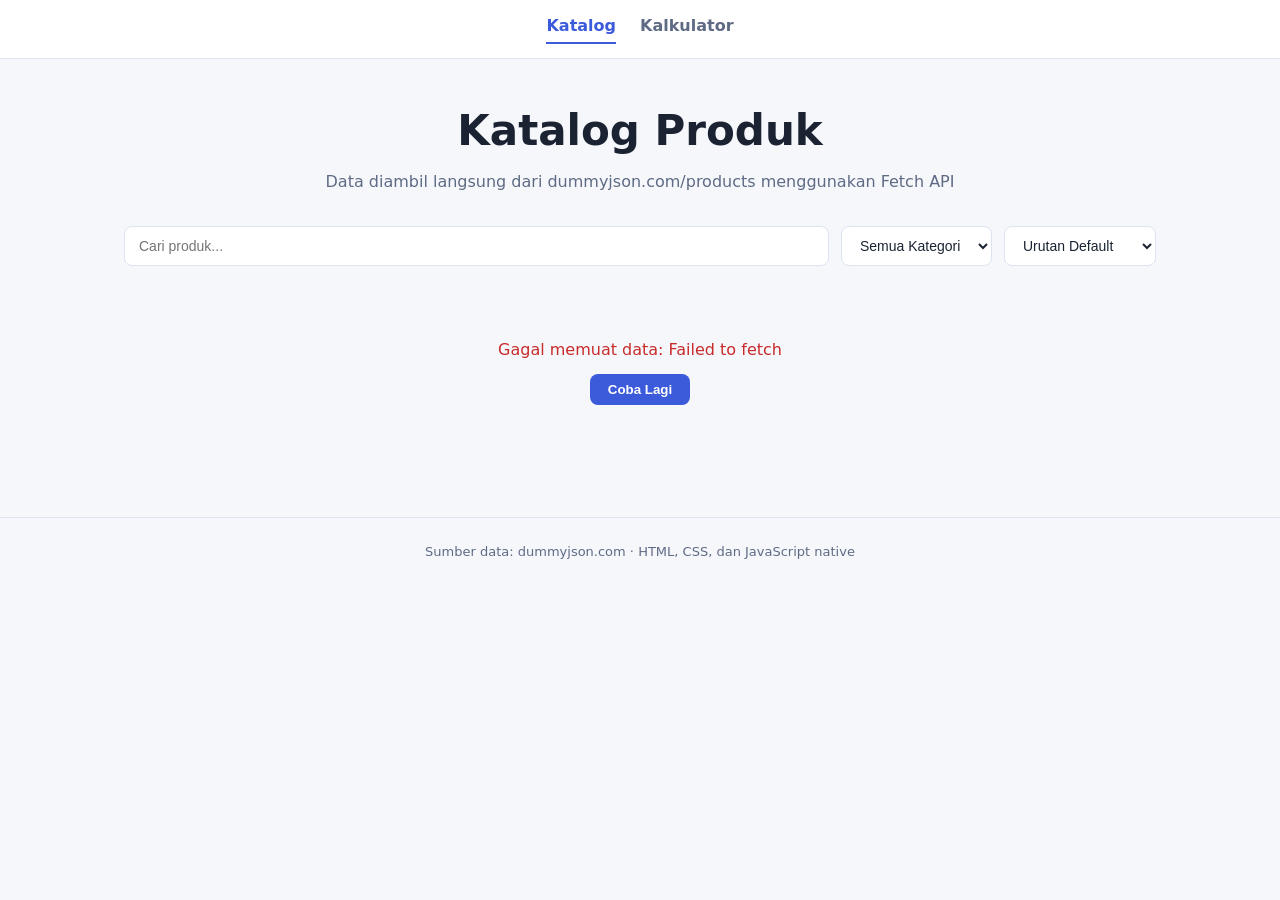
<file: public/index.html>
<!DOCTYPE html>
<html lang="id">
<head>
  <meta charset="UTF-8">
  <meta name="viewport" content="width=device-width, initial-scale=1.0">
  <title>Katalog Produk</title>
  <link rel="stylesheet" href="css/index.css">
</head>
<body>

  <nav>
    <a href="index.html" aria-current="page">Katalog</a>
    <a href="form.html">Kalkulator</a>
  </nav>

  <header>
    <h1>Katalog Produk</h1>
    <p>Data diambil langsung dari dummyjson.com/products menggunakan Fetch API</p>
  </header>

  <div class="controls">
    <input type="text" id="searchInput" placeholder="Cari produk...">
    <select id="categorySelect">
      <option value="">Semua Kategori</option>
    </select>
    <select id="sortSelect">
      <option value="default">Urutan Default</option>
      <option value="price-asc">Harga Termurah</option>
      <option value="price-desc">Harga Termahal</option>
      <option value="name-asc">Nama A-Z</option>
    </select>
  </div>

  <main>
    <div id="status" role="status" aria-live="polite"></div>
    <div class="grid" id="productGrid"></div>
  </main>

  <footer>Sumber data: dummyjson.com &middot; HTML, CSS, dan JavaScript native</footer>

  <script src="js/index.js"></script>
</body>
</html>
</file>
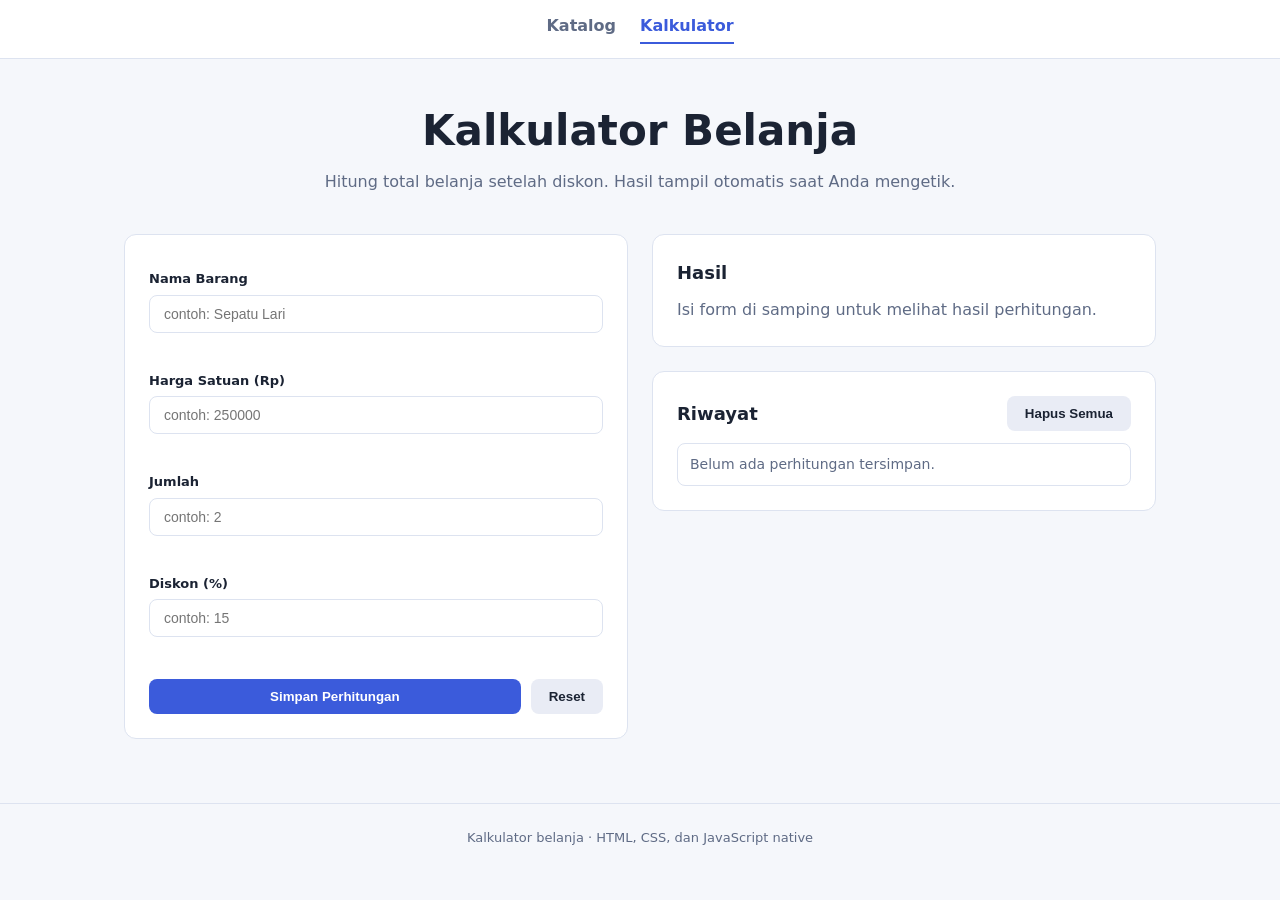
<file: public/form.html>
<!DOCTYPE html>
<html lang="id">
<head>
  <meta charset="UTF-8">
  <meta name="viewport" content="width=device-width, initial-scale=1.0">
  <title>Kalkulator Belanja</title>
  <link rel="stylesheet" href="css/index.css">
  <link rel="stylesheet" href="css/form.css">
</head>
<body>

  <nav>
    <a href="index.html">Katalog</a>
    <a href="form.html" aria-current="page">Kalkulator</a>
  </nav>

  <header>
    <h1>Kalkulator Belanja</h1>
    <p>Hitung total belanja setelah diskon. Hasil tampil otomatis saat Anda mengetik.</p>
  </header>

  <main>
    <div class="layout">

      <form id="calcForm" novalidate>
        <label for="nama">Nama Barang</label>
        <input type="text" id="nama" placeholder="contoh: Sepatu Lari" aria-describedby="nama-error">
        <small class="error" id="nama-error"></small>

        <label for="harga">Harga Satuan (Rp)</label>
        <input type="number" id="harga" placeholder="contoh: 250000" aria-describedby="harga-error">
        <small class="error" id="harga-error"></small>

        <label for="jumlah">Jumlah</label>
        <input type="number" id="jumlah" placeholder="contoh: 2" aria-describedby="jumlah-error">
        <small class="error" id="jumlah-error"></small>

        <label for="diskon">Diskon (%)</label>
        <input type="number" id="diskon" placeholder="contoh: 15" aria-describedby="diskon-error">
        <small class="error" id="diskon-error"></small>

        <div class="actions">
          <button type="submit" class="btn-primary">Simpan Perhitungan</button>
          <button type="button" class="btn-secondary" id="resetBtn">Reset</button>
        </div>
      </form>

      <div>
        <section class="panel" aria-live="polite">
          <h2>Hasil</h2>
          <div id="result" class="result">Isi form di samping untuk melihat hasil perhitungan.</div>
        </section>

        <section class="panel history">
          <div class="history-head">
            <h2>Riwayat</h2>
            <button type="button" class="btn-secondary" id="clearBtn">Hapus Semua</button>
          </div>
          <ul id="historyList"></ul>
        </section>
      </div>

    </div>
  </main>

  <footer>Kalkulator belanja &middot; HTML, CSS, dan JavaScript native</footer>

  <script src="js/form.js"></script>
</body>
</html>
</file>
<file: public/css/index.css>
/* Style utama: dipakai oleh index.html dan form.html */
:root {
  --bg: #f5f7fb;
  --card: #ffffff;
  --text: #1b2333;
  --muted: #5f6b85;
  --accent: #3b5bdb;
  --accent-dark: #2c46b0;
  --danger: #c92a2a;
  --success: #2b8a3e;
  --border: #dde3f0;
  --radius: 12px;
}

* { box-sizing: border-box; }

body {
  margin: 0;
  background: var(--bg);
  color: var(--text);
  font-family: system-ui, -apple-system, "Segoe UI", Roboto, sans-serif;
  line-height: 1.5;
}

nav {
  position: sticky;
  top: 0;
  z-index: 10;
  display: flex;
  justify-content: center;
  gap: 24px;
  padding: 14px 24px;
  background: var(--card);
  border-bottom: 1px solid var(--border);
}

nav a {
  color: var(--muted);
  text-decoration: none;
  font-weight: 600;
  padding-bottom: 4px;
  border-bottom: 2px solid transparent;
}

nav a:hover,
nav a[aria-current="page"] {
  color: var(--accent);
  border-bottom-color: var(--accent);
}

header {
  text-align: center;
  padding: 40px 24px 16px;
}

header h1 { margin: 0; font-size: clamp(28px, 5vw, 42px); }
header p { margin: 8px 0 0; color: var(--muted); }

main {
  max-width: 1080px;
  margin: 24px auto 64px;
  padding: 0 24px;
}

footer {
  text-align: center;
  color: var(--muted);
  font-size: 13px;
  padding: 24px;
  border-top: 1px solid var(--border);
}

/* Kontrol pencarian */
.controls {
  max-width: 1080px;
  margin: 16px auto 0;
  padding: 0 24px;
  display: flex;
  flex-wrap: wrap;
  gap: 12px;
}

.controls input,
.controls select {
  padding: 10px 14px;
  border: 1px solid var(--border);
  border-radius: 8px;
  background: var(--card);
  font-size: 14px;
  color: var(--text);
}

.controls input { flex: 1; min-width: 200px; }
.controls input:focus,
.controls select:focus { outline: 2px solid var(--accent); border-color: transparent; }

/* Status loading / error */
#status {
  text-align: center;
  color: var(--muted);
  padding: 48px 0;
}

#status.loading::before {
  content: "";
  display: block;
  width: 32px;
  height: 32px;
  margin: 0 auto 12px;
  border: 3px solid var(--border);
  border-top-color: var(--accent);
  border-radius: 50%;
  animation: spin 0.8s linear infinite;
}

#status.error { color: var(--danger); }

#status button {
  display: block;
  margin: 12px auto 0;
  padding: 8px 18px;
  border: none;
  border-radius: 8px;
  background: var(--accent);
  color: #fff;
  font-weight: 600;
  cursor: pointer;
}

#status button:hover { background: var(--accent-dark); }

@keyframes spin { to { transform: rotate(360deg); } }

/* Grid produk */
.grid {
  display: grid;
  grid-template-columns: repeat(auto-fill, minmax(220px, 1fr));
  gap: 20px;
}

.card {
  background: var(--card);
  border: 1px solid var(--border);
  border-radius: var(--radius);
  overflow: hidden;
  display: flex;
  flex-direction: column;
  transition: transform 0.15s ease, box-shadow 0.15s ease;
}

.card:hover {
  transform: translateY(-3px);
  box-shadow: 0 8px 20px rgba(27, 35, 51, 0.1);
}

.card img {
  width: 100%;
  aspect-ratio: 1 / 1;
  object-fit: cover;
  background: #eef1f8;
  display: block;
}

.card .body { padding: 14px 16px 16px; display: flex; flex-direction: column; flex: 1; }
.card .category { font-size: 11px; text-transform: uppercase; letter-spacing: 1px; color: var(--accent); }
.card h3 { margin: 4px 0 8px; font-size: 16px; }
.card .meta { font-size: 13px; color: var(--muted); margin-bottom: 10px; }
.card .price { margin-top: auto; font-size: 18px; font-weight: 700; }
</file>
<file: public/css/form.css>
/* Style khusus form.html (dimuat setelah index.css) */
.layout {
  display: grid;
  grid-template-columns: repeat(auto-fit, minmax(300px, 1fr));
  gap: 24px;
  align-items: start;
}

form, .panel {
  background: var(--card);
  border: 1px solid var(--border);
  border-radius: var(--radius);
  padding: 24px;
}

form { display: flex; flex-direction: column; gap: 6px; }

label { font-size: 13px; font-weight: 600; margin-top: 10px; }

input[type="text"],
input[type="number"] {
  padding: 10px 14px;
  border: 1px solid var(--border);
  border-radius: 8px;
  font-size: 14px;
  color: var(--text);
}

input:focus { outline: 2px solid var(--accent); border-color: transparent; }

input[aria-invalid="true"] { border-color: var(--danger); background: #fff5f5; }
input[aria-invalid="false"] { border-color: var(--success); }

.error { color: var(--danger); font-size: 12px; min-height: 16px; }

.actions { display: flex; gap: 10px; margin-top: 14px; }

button {
  padding: 10px 18px;
  border: none;
  border-radius: 8px;
  font-weight: 600;
  cursor: pointer;
}

.btn-primary { background: var(--accent); color: #fff; flex: 1; }
.btn-primary:hover { background: var(--accent-dark); }
.btn-secondary { background: #e9ecf5; color: var(--text); }
.btn-secondary:hover { background: #dce1ef; }

/* Hasil */
.panel h2 { margin: 0 0 12px; font-size: 18px; }
.result { color: var(--muted); }
.result.ok { color: var(--text); }
.result dl { margin: 0; display: grid; grid-template-columns: 1fr auto; gap: 6px 16px; }
.result dt { color: var(--muted); }
.result dd { margin: 0; text-align: right; font-weight: 600; }
.result .total { font-size: 20px; color: var(--accent); }
.badge { display: inline-block; font-size: 11px; padding: 2px 8px; border-radius: 99px; background: #e7f5ea; color: var(--success); margin-bottom: 8px; }
.badge.preview { background: #fff4e0; color: #b35c00; }

/* Riwayat */
.history { margin-top: 24px; }
.history ul { list-style: none; margin: 0; padding: 0; display: flex; flex-direction: column; gap: 8px; }
.history li { display: flex; justify-content: space-between; align-items: center; gap: 12px; padding: 10px 12px; border: 1px solid var(--border); border-radius: 8px; font-size: 14px; }
.history li button { background: transparent; color: var(--danger); padding: 4px 8px; }
.history li button:hover { background: #fff5f5; }
.history .empty { color: var(--muted); font-size: 14px; }
.history-head { display: flex; justify-content: space-between; align-items: center; margin-bottom: 12px; }
.history-head h2 { margin: 0; }
</file>
